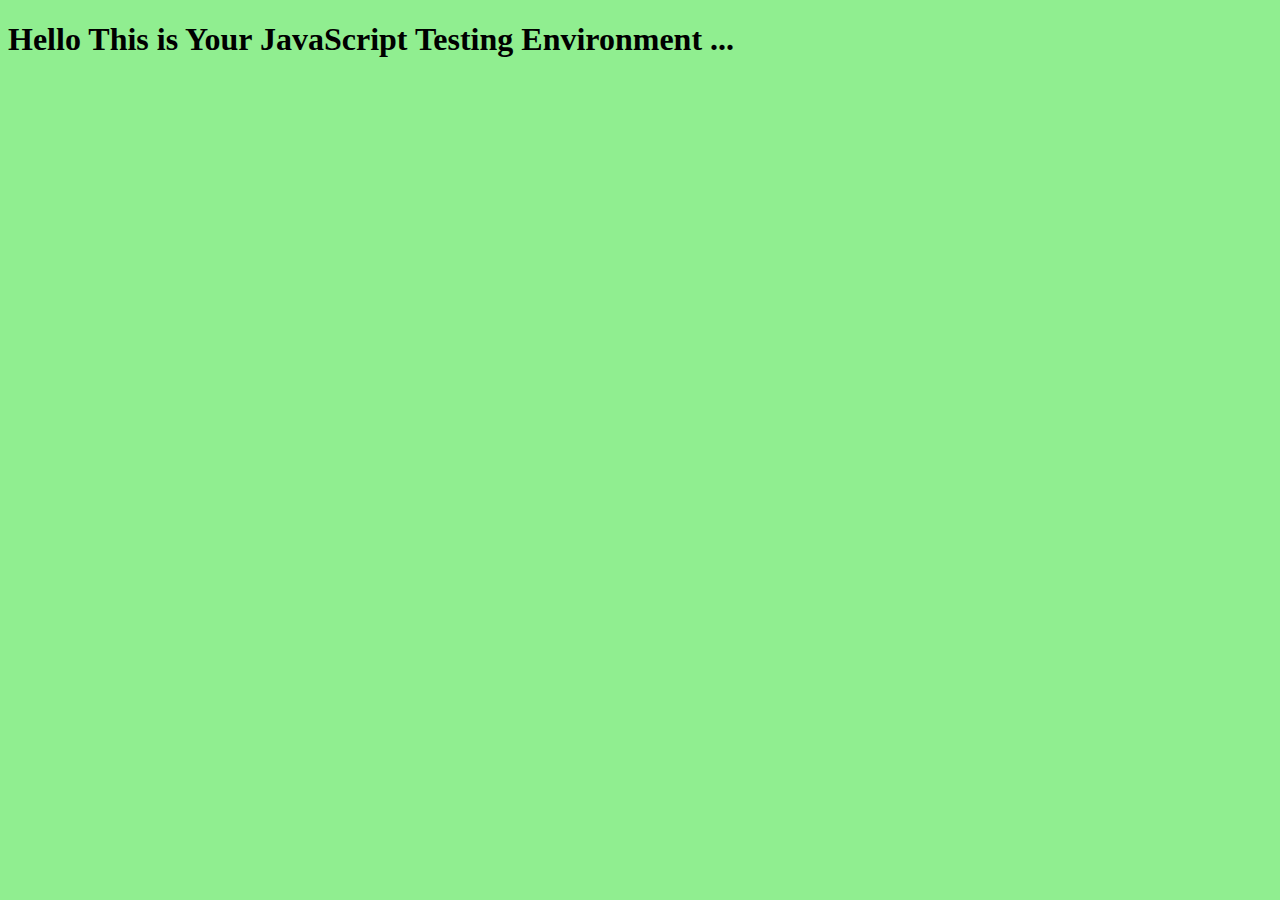
<file: 02_Modern_operation_and_strings/index.html>
<!DOCTYPE html>
<html lang="en">
  <head>
    <meta charset="UTF-8" />
    <meta http-equiv="X-UA-Compatible" content="IE=edge" />
    <meta name="viewport" content="width=device-width, initial-scale=1.0" />
    <title>Javascript</title>
  </head>
  <body style="background-color: lightgreen">
    <h1>Hello This is Your JavaScript Testing Environment ...</h1>
    <script src="14_set.js"></script>
  </body>
</html>
</file>
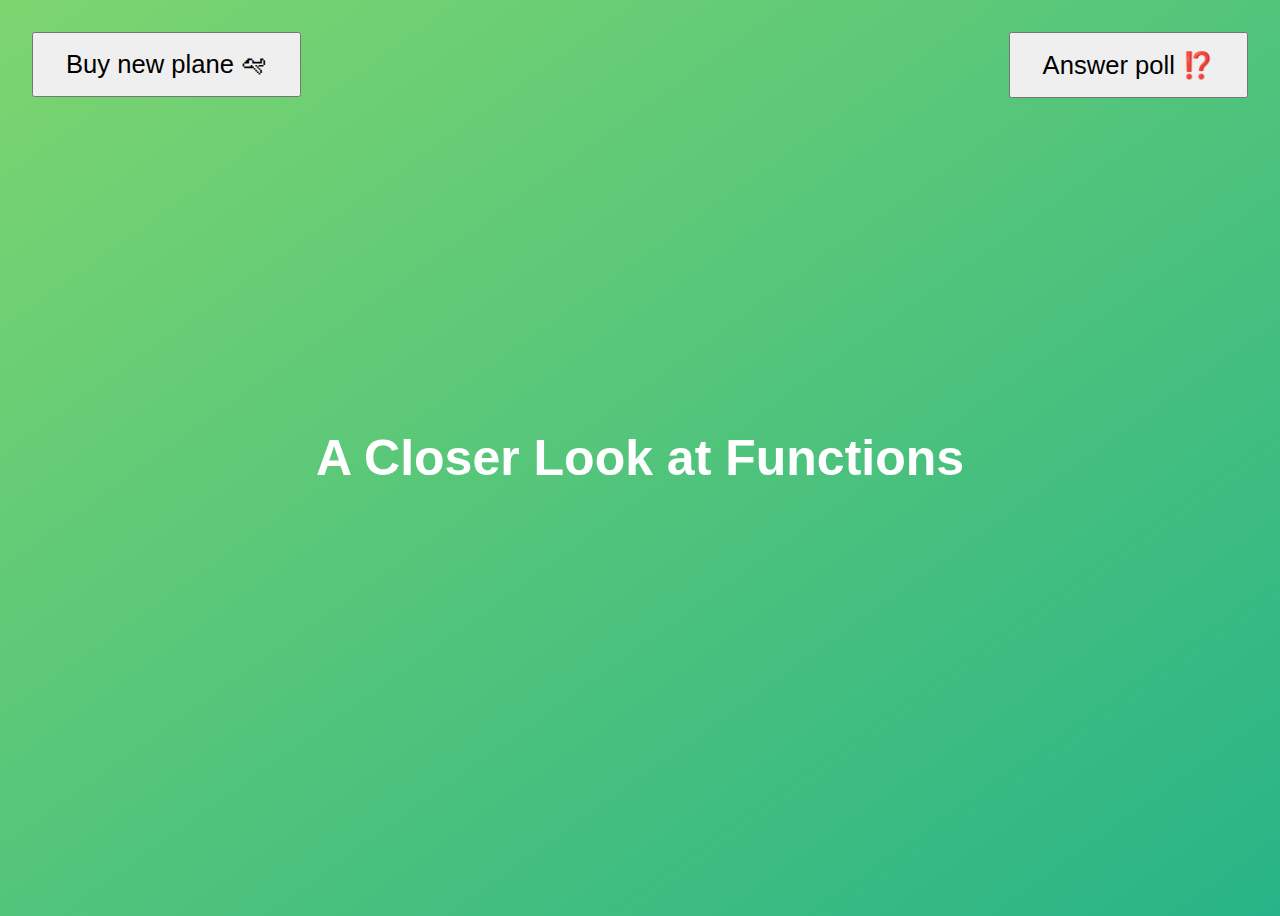
<file: 03_Functions/index.html>
<!DOCTYPE html>
<html lang="en">
  <head>
    <meta charset="UTF-8" />
    <meta name="viewport" content="width=device-width, initial-scale=1.0" />
    <meta http-equiv="X-UA-Compatible" content="ie=edge" />
    <title>A Closer Look at Functions</title>
    <style>
      body {
        height: 100vh;
        display: flex;
        align-items: center;
        background: linear-gradient(to top left, #28b487, #7dd56f);
      }
      h1 {
        font-family: sans-serif;
        font-size: 50px;
        line-height: 1.3;
        width: 100%;
        padding: 30px;
        text-align: center;
        color: white;
      }
      .buy,
      .poll {
        font-size: 1.6rem;
        padding: 1rem 2rem;
        position: absolute;
        top: 2rem;
      }
      .buy {
        left: 2rem;
      }
      .poll {
        right: 2rem;
      }
    </style>
  </head>
  <body>
    <h1>A Closer Look at Functions</h1>
    <button class="buy">Buy new plane 🛩</button>
    <button class="poll">Answer poll ⁉️</button>
    <script src="07_challenge_01.js"></script>
  </body>
</html>
</file>
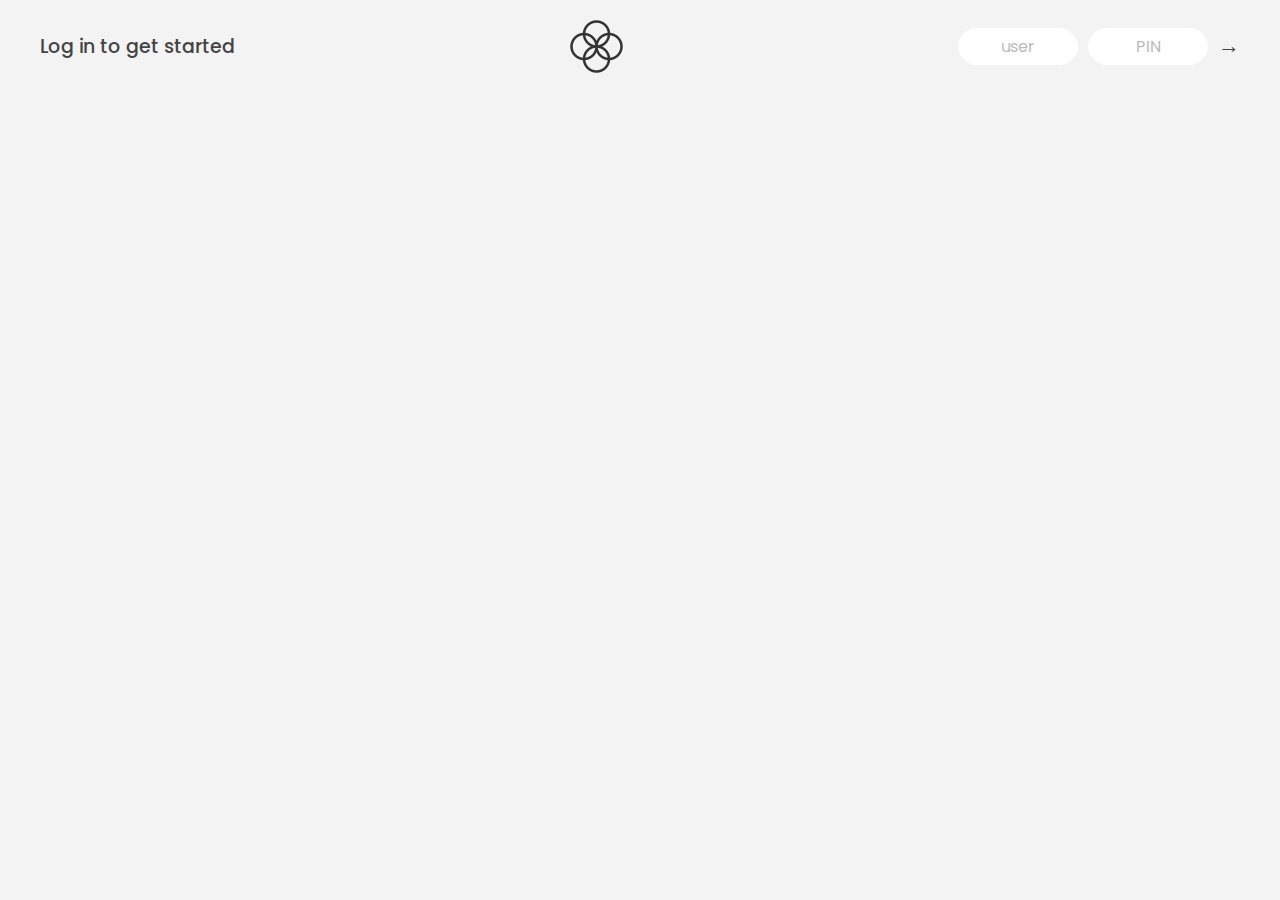
<file: 04_Arrays/index.html>
<!DOCTYPE html>
<html lang="en">
  <head>
    <meta charset="UTF-8" />
    <meta name="viewport" content="width=device-width, initial-scale=1.0" />
    <meta http-equiv="X-UA-Compatible" content="ie=edge" />
    <link rel="shortcut icon" type="image/png" href="/icon.png" />

    <link
      href="https://fonts.googleapis.com/css?family=Poppins:400,500,600&display=swap"
      rel="stylesheet"
    />

    <link rel="stylesheet" href="style.css" />
    <title>Bankist</title>
  </head>
  <body>
    <!-- TOP NAVIGATION -->
    <nav>
      <p class="welcome">Log in to get started</p>
      <img src="logo.png" alt="Logo" class="logo" />
      <form class="login">
        <input
          type="text"
          placeholder="user"
          class="login__input login__input--user"
        />
        <!-- In practice, use type="password" -->
        <input
          type="text"
          placeholder="PIN"
          maxlength="4"
          class="login__input login__input--pin"
        />
        <button class="login__btn">&rarr;</button>
      </form>
    </nav>

    <main class="app">
      <!-- BALANCE -->
      <div class="balance">
        <div>
          <p class="balance__label">Current balance</p>
          <p class="balance__date">
            As of <span class="date">05/03/2037</span>
          </p>
        </div>
        <p class="balance__value">0000€</p>
      </div>

      <!-- MOVEMENTS -->
      <div class="movements">
        <div class="movements__row">
          <div class="movements__type movements__type--deposit">2 deposit</div>
          <div class="movements__date">3 days ago</div>
          <div class="movements__value">4 000€</div>
        </div>
        <div class="movements__row">
          <div class="movements__type movements__type--withdrawal">
            1 withdrawal
          </div>
          <div class="movements__date">24/01/2037</div>
          <div class="movements__value">-378€</div>
        </div>
      </div>

      <!-- SUMMARY -->
      <div class="summary">
        <p class="summary__label">In</p>
        <p class="summary__value summary__value--in">0000€</p>
        <p class="summary__label">Out</p>
        <p class="summary__value summary__value--out">0000€</p>
        <p class="summary__label">Interest</p>
        <p class="summary__value summary__value--interest">0000€</p>
        <button class="btn--sort">&downarrow; SORT</button>
      </div>

      <!-- OPERATION: TRANSFERS -->
      <div class="operation operation--transfer">
        <h2>Transfer money</h2>
        <form class="form form--transfer">
          <input type="text" class="form__input form__input--to" />
          <input type="number" class="form__input form__input--amount" />
          <button class="form__btn form__btn--transfer">&rarr;</button>
          <label class="form__label">Transfer to</label>
          <label class="form__label">Amount</label>
        </form>
      </div>

      <!-- OPERATION: LOAN -->
      <div class="operation operation--loan">
        <h2>Request loan</h2>
        <form class="form form--loan">
          <input type="number" class="form__input form__input--loan-amount" />
          <button class="form__btn form__btn--loan">&rarr;</button>
          <label class="form__label form__label--loan">Amount</label>
        </form>
      </div>

      <!-- OPERATION: CLOSE -->
      <div class="operation operation--close">
        <h2>Close account</h2>
        <form class="form form--close">
          <input type="text" class="form__input form__input--user" />
          <input
            type="password"
            maxlength="6"
            class="form__input form__input--pin"
          />
          <button class="form__btn form__btn--close">&rarr;</button>
          <label class="form__label">Confirm user</label>
          <label class="form__label">Confirm PIN</label>
        </form>
      </div>
      `
      <!-- LOGOUT TIMER -->
      <p class="logout-timer">
        You will be logged out in <span class="timer">05:00</span>
      </p>
    </main>

    <!-- <footer>
      &copy; by Jonas Schmedtmann. Don't claim as your own :)
    </footer> -->

    <script src="23_Creating_arrays_and _filling_arrays_programically.js"></script>
  </body>
</html>
</file>
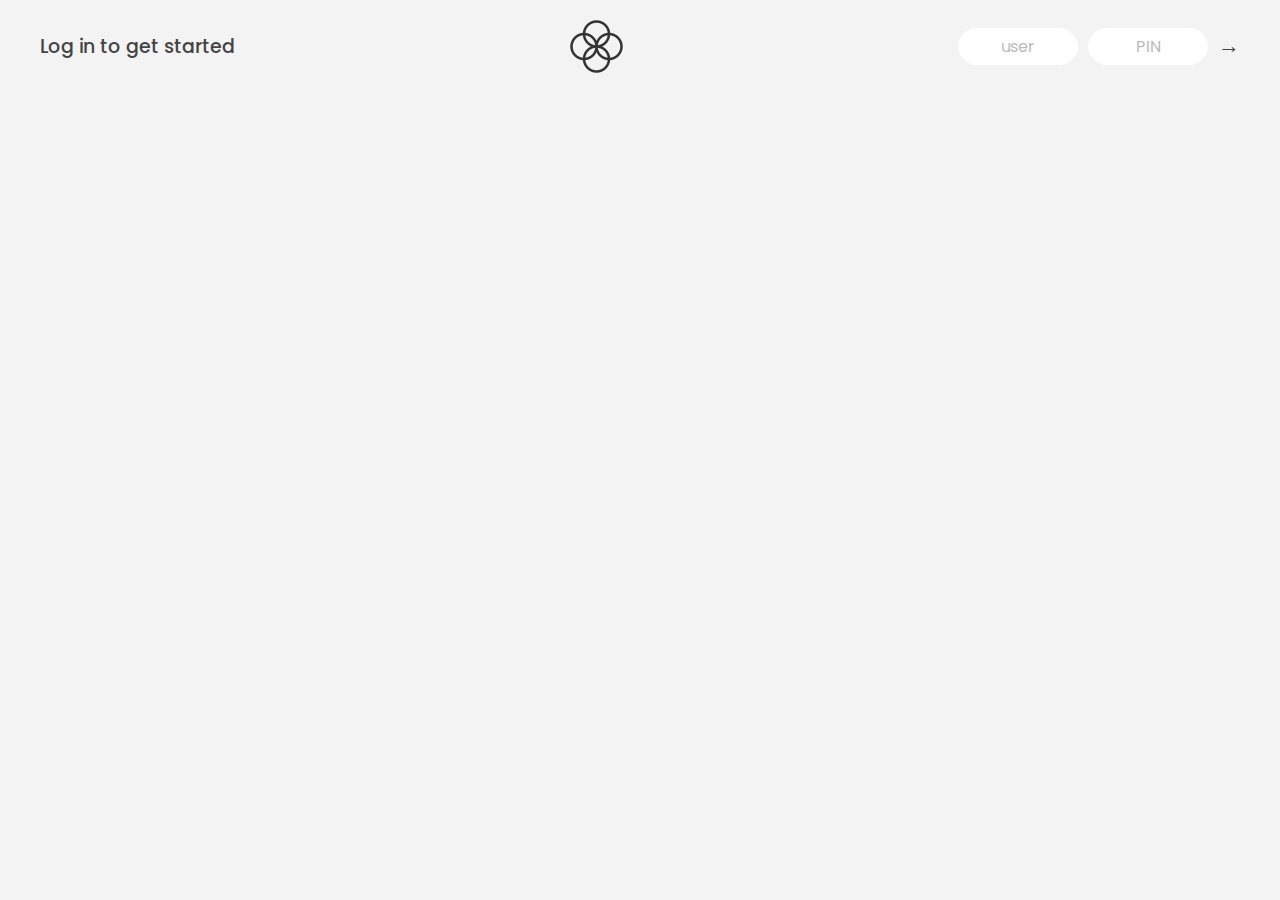
<file: 05_numbers_dates_timers_intl/index.html>
<!DOCTYPE html>
<html lang="en">
  <head>
    <meta charset="UTF-8" />
    <meta name="viewport" content="width=device-width, initial-scale=1.0" />
    <meta http-equiv="X-UA-Compatible" content="ie=edge" />
    <link rel="shortcut icon" type="image/png" href="/icon.png" />

    <link
      href="https://fonts.googleapis.com/css?family=Poppins:400,500,600&display=swap"
      rel="stylesheet"
    />

    <link rel="stylesheet" href="style.css" />
    <title>Bankist</title>
  </head>
  <body>
    <!-- TOP NAVIGATION -->
    <nav>
      <p class="welcome">Log in to get started</p>
      <img src="logo.png" alt="Logo" class="logo" />
      <form class="login">
        <input
          type="text"
          placeholder="user"
          class="login__input login__input--user"
        />
        <!-- In practice, use type="password" -->
        <input
          type="text"
          placeholder="PIN"
          maxlength="4"
          class="login__input login__input--pin"
        />
        <button class="login__btn">&rarr;</button>
      </form>
    </nav>

    <main class="app">
      <!-- BALANCE -->
      <div class="balance">
        <div>
          <p class="balance__label">Current balance</p>
          <p class="balance__date">
            As of <span class="date">05/03/2037</span>
          </p>
        </div>
        <p class="balance__value">0000€</p>
      </div>

      <!-- MOVEMENTS -->
      <div class="movements">
        <div class="movements__row">
          <div class="movements__type movements__type--deposit">2 deposit</div>
          <div class="movements__date">3 days ago</div>
          <div class="movements__value">4 000€</div>
        </div>
        <div class="movements__row">
          <div class="movements__type movements__type--withdrawal">
            1 withdrawal
          </div>
          <div class="movements__date">24/01/2037</div>
          <div class="movements__value">-378€</div>
        </div>
      </div>

      <!-- SUMMARY -->
      <div class="summary">
        <p class="summary__label">In</p>
        <p class="summary__value summary__value--in">0000€</p>
        <p class="summary__label">Out</p>
        <p class="summary__value summary__value--out">0000€</p>
        <p class="summary__label">Interest</p>
        <p class="summary__value summary__value--interest">0000€</p>
        <button class="btn--sort">&downarrow; SORT</button>
      </div>

      <!-- OPERATION: TRANSFERS -->
      <div class="operation operation--transfer">
        <h2>Transfer money</h2>
        <form class="form form--transfer">
          <input type="text" class="form__input form__input--to" />
          <input type="number" class="form__input form__input--amount" />
          <button class="form__btn form__btn--transfer">&rarr;</button>
          <label class="form__label">Transfer to</label>
          <label class="form__label">Amount</label>
        </form>
      </div>

      <!-- OPERATION: LOAN -->
      <div class="operation operation--loan">
        <h2>Request loan</h2>
        <form class="form form--loan">
          <input type="number" class="form__input form__input--loan-amount" />
          <button class="form__btn form__btn--loan">&rarr;</button>
          <label class="form__label form__label--loan">Amount</label>
        </form>
      </div>

      <!-- OPERATION: CLOSE -->
      <div class="operation operation--close">
        <h2>Close account</h2>
        <form class="form form--close">
          <input type="text" class="form__input form__input--user" />
          <input
            type="password"
            maxlength="6"
            class="form__input form__input--pin"
          />
          <button class="form__btn form__btn--close">&rarr;</button>
          <label class="form__label">Confirm user</label>
          <label class="form__label">Confirm PIN</label>
        </form>
      </div>
      `
      <!-- LOGOUT TIMER -->
      <p class="logout-timer">
        You will be logged out in <span class="timer">05:00</span>
      </p>
    </main>

    <!-- <footer>
      &copy; by Jonas Schmedtmann. Don't claim as your own :)
    </footer> -->

    <script src="12_ Internationalizing_Dates.js"></script>
  </body>
</html>
</file>
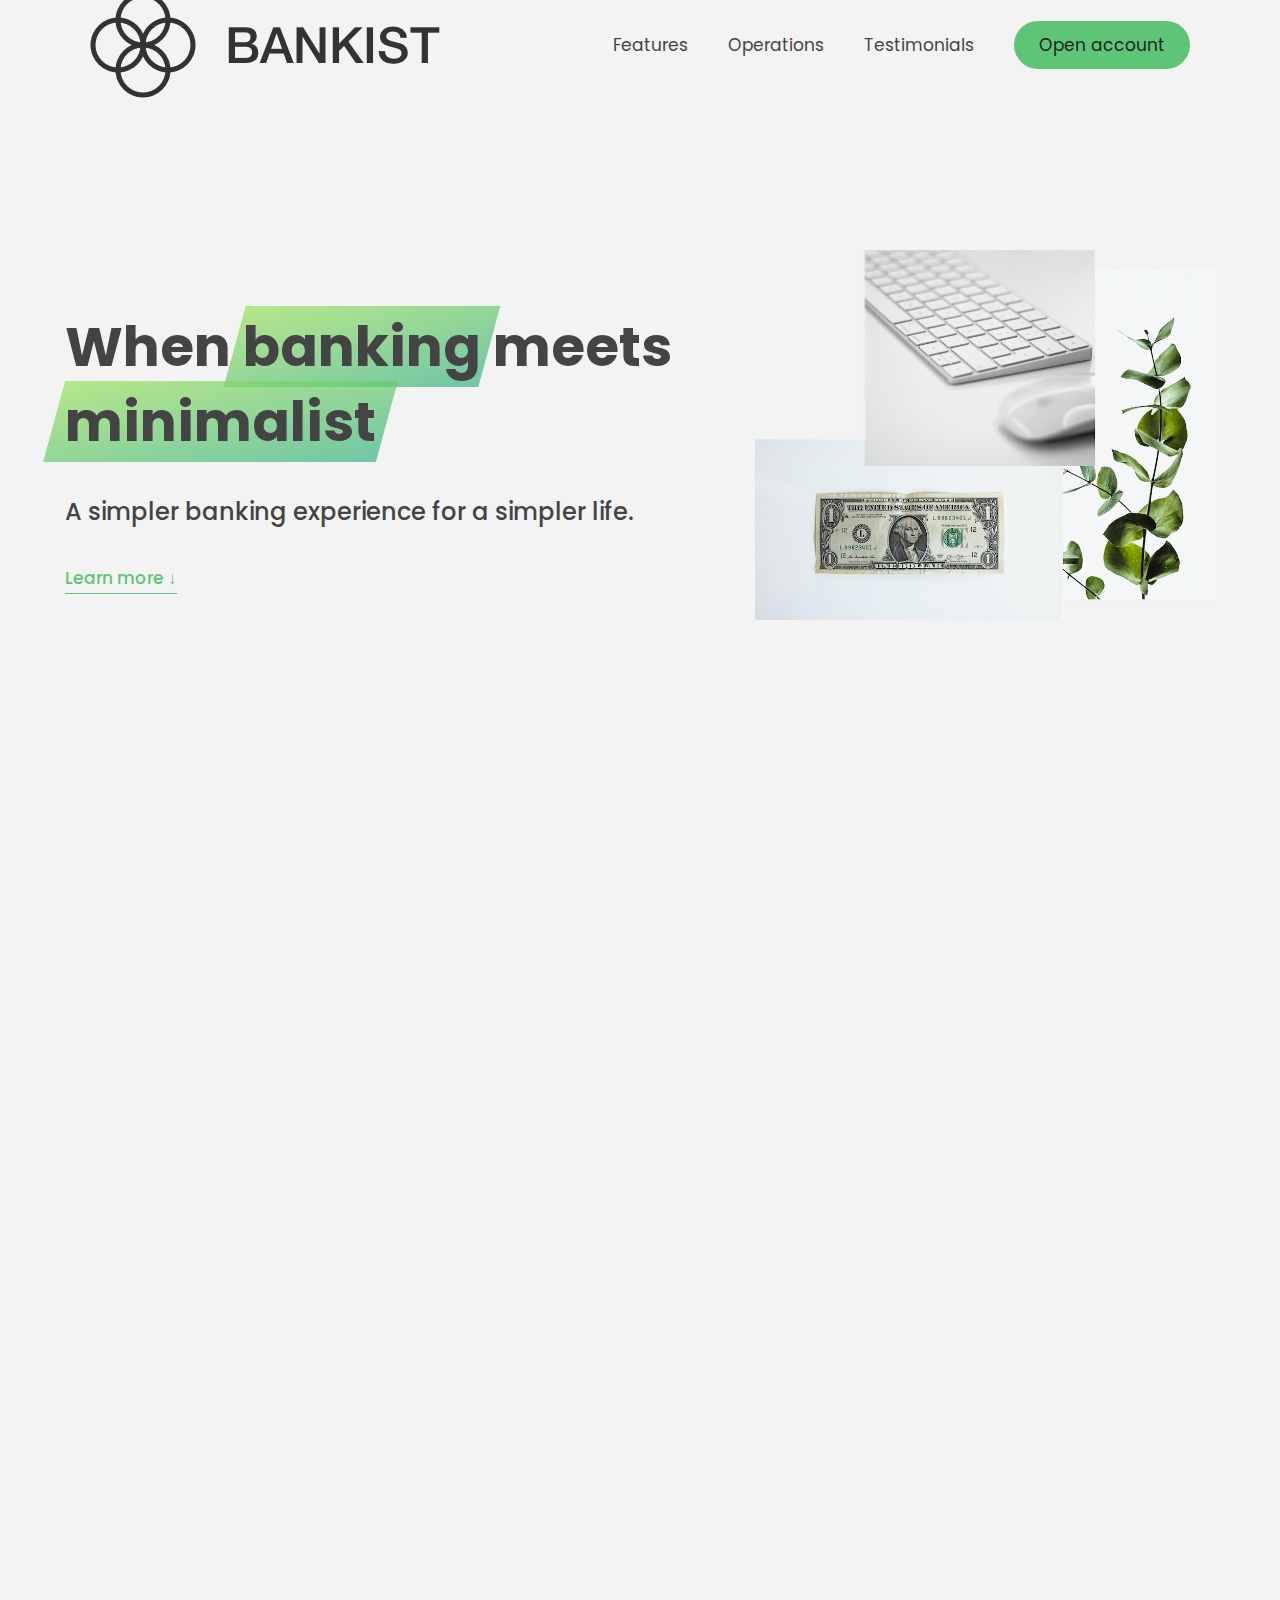
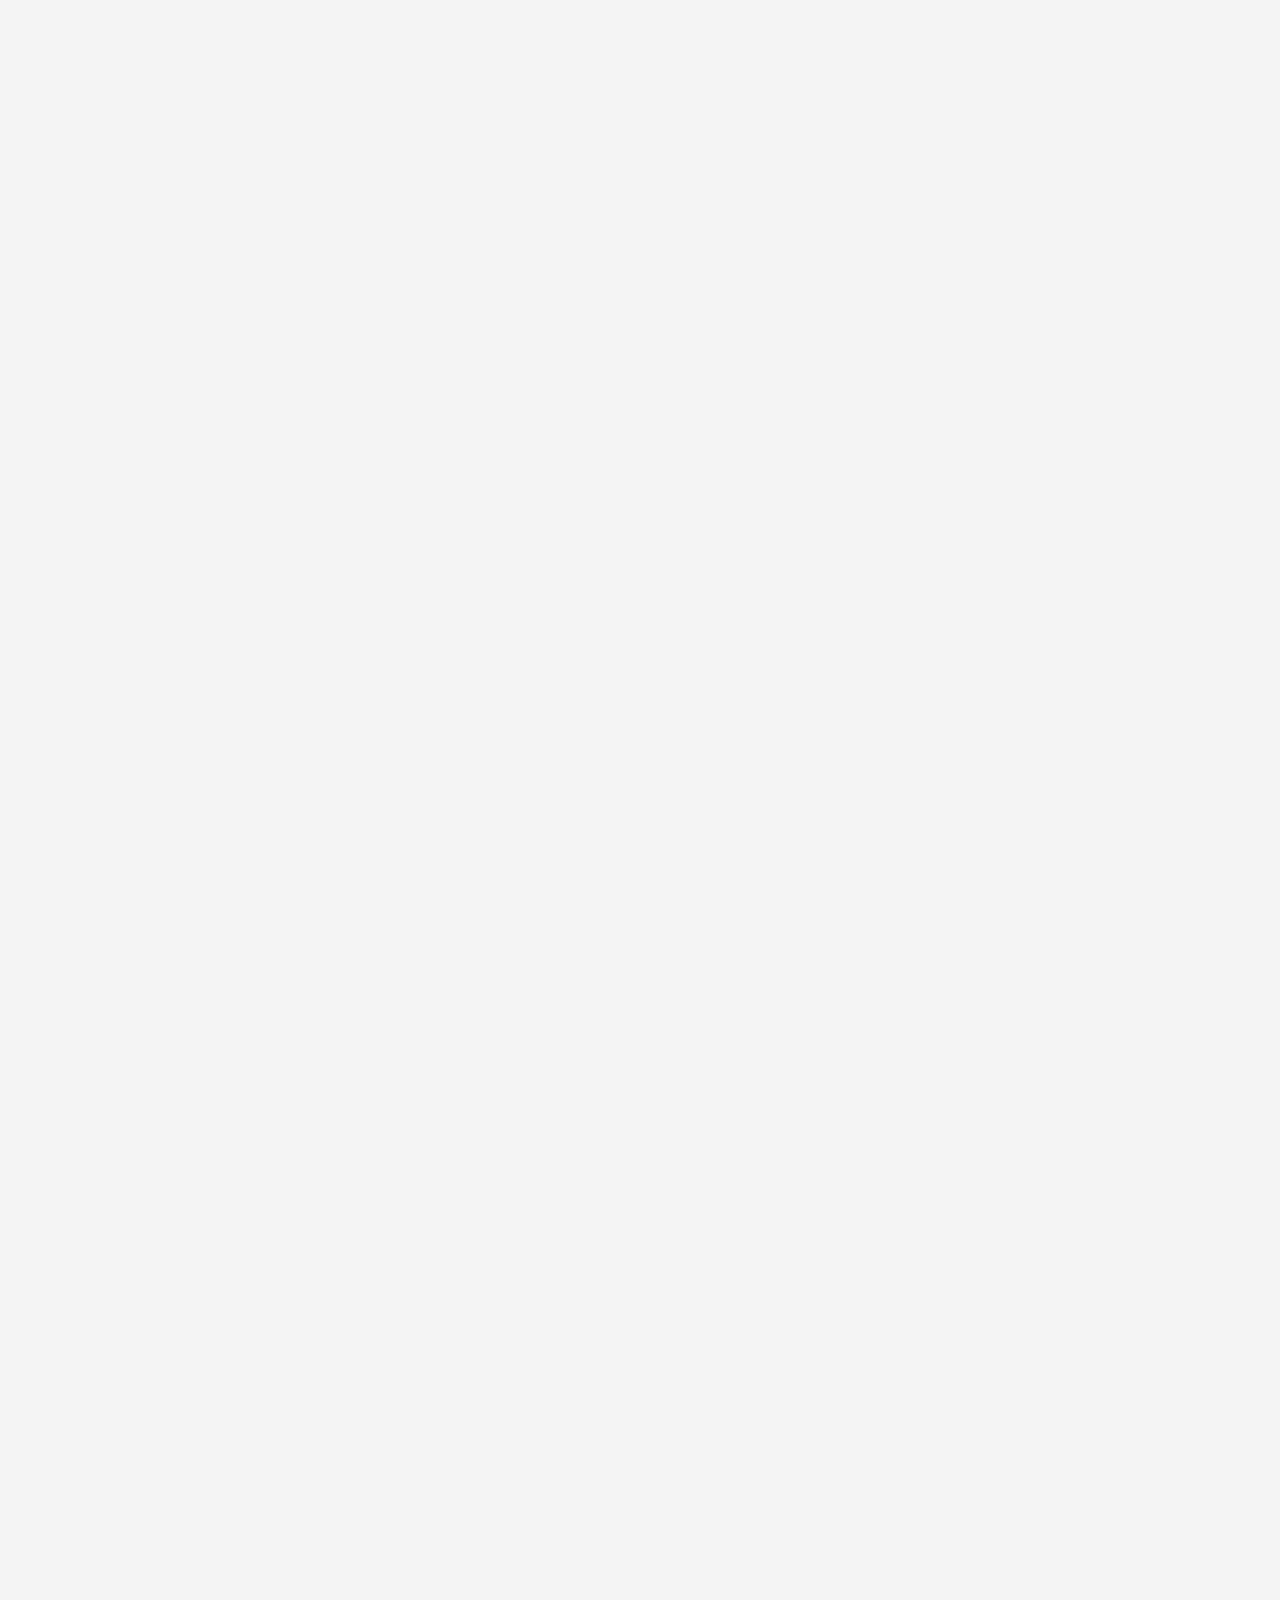
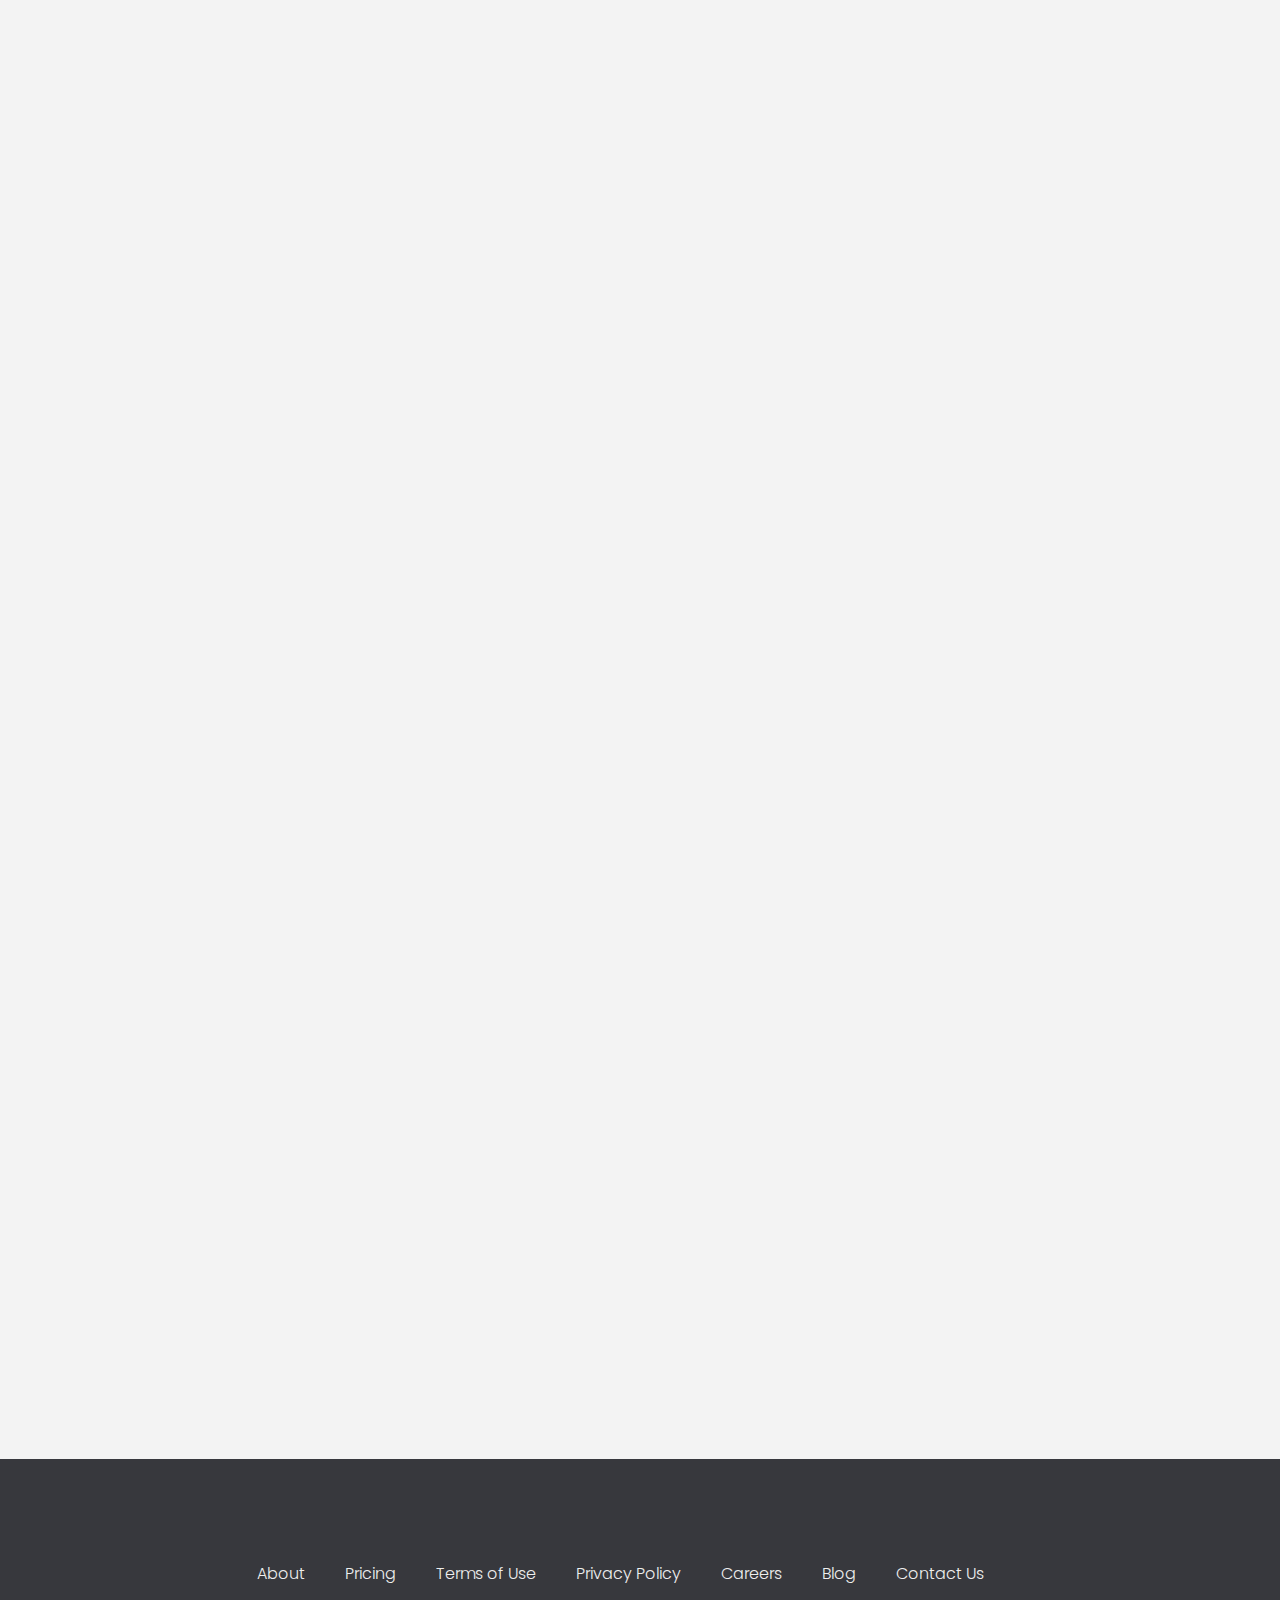
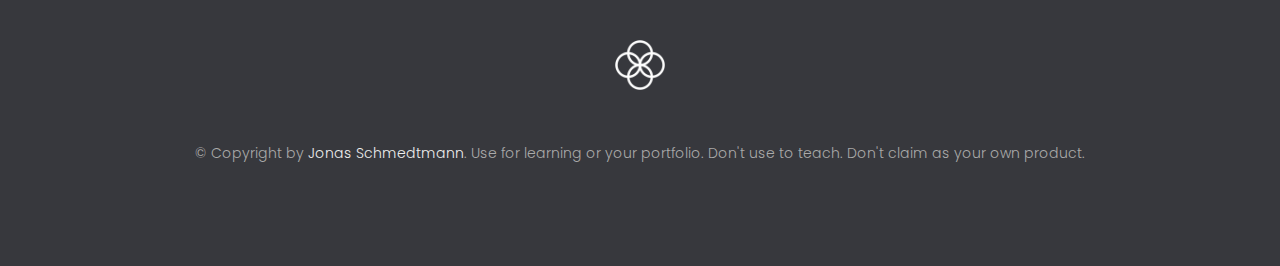
<file: 06_Advanced_DOM/index.html>
<!DOCTYPE html>
<html lang="en">
  <head>
    <meta charset="UTF-8" />
    <meta name="viewport" content="width=device-width, initial-scale=1.0" />
    <meta http-equiv="X-UA-Compatible" content="ie=edge" />
    <link rel="shortcut icon" type="image/png" href="img/icon.png" />

    <link
      href="https://fonts.googleapis.com/css?family=Poppins:300,400,500,600&display=swap"
      rel="stylesheet"
    />
    <link rel="stylesheet" href="style.css" />
    <title>Bankist | When Banking meets Minimalist</title>
  </head>
  <body>
    <header class="header">
      <nav class="nav">
        <img
          src="img/logo.png"
          alt="Bankist logo"
          class="nav__logo"
          id="logo"
          designer="Chandu"
        />
        <ul class="nav__links">
          <li class="nav__item">
            <a class="nav__link" href="#section--1">Features</a>
          </li>
          <li class="nav__item">
            <a class="nav__link" href="#section--2">Operations</a>
          </li>
          <li class="nav__item">
            <a class="nav__link" href="#section--3">Testimonials</a>
          </li>
          <li class="nav__item">
            <a class="nav__link nav__link--btn btn--show-modal" href="#"
              >Open account</a
            >
          </li>
        </ul>
      </nav>

      <div class="header__title">
        <h1>
          When
          <!-- Green highlight effect -->
          <span class="highlight">banking</span>
          meets<br />
          <span class="highlight">minimalist</span>
        </h1>
        <h4>A simpler banking experience for a simpler life.</h4>
        <button class="btn--text btn--scroll-to">Learn more &DownArrow;</button>
        <img
          src="img/hero.png"
          class="header__img"
          alt="Minimalist bank items"
        />
      </div>
    </header>

    <section class="section" id="section--1">
      <div class="section__title">
        <h2 class="section__description">Features</h2>
        <h3 class="section__header">
          Everything you need in a modern bank and more.
        </h3>
      </div>

      <div class="features">
        <img
          src="img/digital-lazy.jpg"
          data-src="img/digital.jpg"
          alt="Computer"
          class="features__img lazy-img"
        />
        <div class="features__feature">
          <div class="features__icon">
            <svg>
              <use xlink:href="img/icons.svg#icon-monitor"></use>
            </svg>
          </div>
          <h5 class="features__header">100% digital bank</h5>
          <p>
            Lorem ipsum dolor sit amet consectetur adipisicing elit. Unde alias
            sint quos? Accusantium a fugiat porro reiciendis saepe quibusdam
            debitis ducimus.
          </p>
        </div>

        <div class="features__feature">
          <div class="features__icon">
            <svg>
              <use xlink:href="img/icons.svg#icon-trending-up"></use>
            </svg>
          </div>
          <h5 class="features__header">Watch your money grow</h5>
          <p>
            Nesciunt quos autem dolorum voluptates cum dolores dicta fuga
            inventore ab? Nulla incidunt eius numquam sequi iste pariatur
            quibusdam!
          </p>
        </div>
        <img
          src="img/grow-lazy.jpg"
          data-src="img/grow.jpg"
          alt="Plant"
          class="features__img lazy-img"
        />

        <img
          src="img/card-lazy.jpg"
          data-src="img/card.jpg"
          alt="Credit card"
          class="features__img lazy-img"
        />
        <div class="features__feature">
          <div class="features__icon">
            <svg>
              <use xlink:href="img/icons.svg#icon-credit-card"></use>
            </svg>
          </div>
          <h5 class="features__header">Free debit card included</h5>
          <p>
            Quasi, fugit in cumque cupiditate reprehenderit debitis animi enim
            eveniet consequatur odit quam quos possimus assumenda dicta fuga
            inventore ab.
          </p>
        </div>
      </div>
    </section>

    <section class="section" id="section--2">
      <div class="section__title">
        <h2 class="section__description">Operations</h2>
        <h3 class="section__header">
          Everything as simple as possible, but no simpler.
        </h3>
      </div>

      <div class="operations">
        <div class="operations__tab-container">
          <button
            class="btn operations__tab operations__tab--1 operations__tab--active"
            data-tab="1"
          >
            <span>01</span>Instant Transfers
          </button>
          <button class="btn operations__tab operations__tab--2" data-tab="2">
            <span>02</span>Instant Loans
          </button>
          <button class="btn operations__tab operations__tab--3" data-tab="3">
            <span>03</span>Instant Closing
          </button>
        </div>
        <div
          class="operations__content operations__content--1 operations__content--active"
        >
          <div class="operations__icon operations__icon--1">
            <svg>
              <use xlink:href="img/icons.svg#icon-upload"></use>
            </svg>
          </div>
          <h5 class="operations__header">
            Tranfser money to anyone, instantly! No fees, no BS.
          </h5>
          <p>
            Lorem ipsum dolor sit amet, consectetur adipisicing elit, sed do
            eiusmod tempor incididunt ut labore et dolore magna aliqua. Ut enim
            ad minim veniam, quis nostrud exercitation ullamco laboris nisi ut
            aliquip ex ea commodo consequat.
          </p>
        </div>

        <div class="operations__content operations__content--2">
          <div class="operations__icon operations__icon--2">
            <svg>
              <use xlink:href="img/icons.svg#icon-home"></use>
            </svg>
          </div>
          <h5 class="operations__header">
            Buy a home or make your dreams come true, with instant loans.
          </h5>
          <p>
            Duis aute irure dolor in reprehenderit in voluptate velit esse
            cillum dolore eu fugiat nulla pariatur. Excepteur sint occaecat
            cupidatat non proident, sunt in culpa qui officia deserunt mollit
            anim id est laborum.
          </p>
        </div>
        <div class="operations__content operations__content--3">
          <div class="operations__icon operations__icon--3">
            <svg>
              <use xlink:href="img/icons.svg#icon-user-x"></use>
            </svg>
          </div>
          <h5 class="operations__header">
            No longer need your account? No problem! Close it instantly.
          </h5>
          <p>
            Excepteur sint occaecat cupidatat non proident, sunt in culpa qui
            officia deserunt mollit anim id est laborum. Ut enim ad minim
            veniam, quis nostrud exercitation ullamco laboris nisi ut aliquip ex
            ea commodo consequat.
          </p>
        </div>
      </div>
    </section>

    <section class="section" id="section--3">
      <div class="section__title section__title--testimonials">
        <h2 class="section__description">Not sure yet?</h2>
        <h3 class="section__header">
          Millions of Bankists are already making their lifes simpler.
        </h3>
      </div>

      <div class="slider">
        <div class="slide slide--1">
          <div class="testimonial">
            <h5 class="testimonial__header">Best financial decision ever!</h5>
            <blockquote class="testimonial__text">
              Lorem ipsum dolor sit, amet consectetur adipisicing elit.
              Accusantium quas quisquam non? Quas voluptate nulla minima
              deleniti optio ullam nesciunt, numquam corporis et asperiores
              laboriosam sunt, praesentium suscipit blanditiis. Necessitatibus
              id alias reiciendis, perferendis facere pariatur dolore veniam
              autem esse non voluptatem saepe provident nihil molestiae.
            </blockquote>
            <address class="testimonial__author">
              <img src="img/user-1.jpg" alt="" class="testimonial__photo" />
              <h6 class="testimonial__name">Aarav Lynn</h6>
              <p class="testimonial__location">San Francisco, USA</p>
            </address>
          </div>
        </div>

        <div class="slide slide--2">
          <div class="testimonial">
            <h5 class="testimonial__header">
              The last step to becoming a complete minimalist
            </h5>
            <blockquote class="testimonial__text">
              Quisquam itaque deserunt ullam, quia ea repellendus provident,
              ducimus neque ipsam modi voluptatibus doloremque, corrupti
              laborum. Incidunt numquam perferendis veritatis neque repellendus.
              Lorem, ipsum dolor sit amet consectetur adipisicing elit. Illo
              deserunt exercitationem deleniti.
            </blockquote>
            <address class="testimonial__author">
              <img src="img/user-2.jpg" alt="" class="testimonial__photo" />
              <h6 class="testimonial__name">Miyah Miles</h6>
              <p class="testimonial__location">London, UK</p>
            </address>
          </div>
        </div>

        <div class="slide slide--3">
          <div class="testimonial">
            <h5 class="testimonial__header">
              Finally free from old-school banks
            </h5>
            <blockquote class="testimonial__text">
              Debitis, nihil sit minus suscipit magni aperiam vel tenetur
              incidunt commodi architecto numquam omnis nulla autem,
              necessitatibus blanditiis modi similique quidem. Odio aliquam
              culpa dicta beatae quod maiores ipsa minus consequatur error sunt,
              deleniti saepe aliquid quos inventore sequi. Necessitatibus id
              alias reiciendis, perferendis facere.
            </blockquote>
            <address class="testimonial__author">
              <img src="img/user-3.jpg" alt="" class="testimonial__photo" />
              <h6 class="testimonial__name">Francisco Gomes</h6>
              <p class="testimonial__location">Lisbon, Portugal</p>
            </address>
          </div>
        </div>

        <!-- <div class="slide"><img src="img/img-1.jpg" alt="Photo 1" /></div>
        <div class="slide"><img src="img/img-2.jpg" alt="Photo 2" /></div>
        <div class="slide"><img src="img/img-3.jpg" alt="Photo 3" /></div>
        <div class="slide"><img src="img/img-4.jpg" alt="Photo 4" /></div> -->
        <button class="slider__btn slider__btn--left">&larr;</button>
        <button class="slider__btn slider__btn--right">&rarr;</button>
        <div class="dots"></div>
      </div>
    </section>

    <section class="section section--sign-up">
      <div class="section__title">
        <h3 class="section__header">
          The best day to join Bankist was one year ago. The second best is
          today!
        </h3>
      </div>
      <button class="btn btn--show-modal">Open your free account today!</button>
    </section>

    <footer class="footer">
      <ul class="footer__nav">
        <li class="footer__item">
          <a class="footer__link" href="#">About</a>
        </li>
        <li class="footer__item">
          <a class="footer__link" href="#">Pricing</a>
        </li>
        <li class="footer__item">
          <a class="footer__link" href="#">Terms of Use</a>
        </li>
        <li class="footer__item">
          <a class="footer__link" href="#">Privacy Policy</a>
        </li>
        <li class="footer__item">
          <a class="footer__link" href="#">Careers</a>
        </li>
        <li class="footer__item">
          <a class="footer__link" href="#">Blog</a>
        </li>
        <li class="footer__item">
          <a class="footer__link" href="#">Contact Us</a>
        </li>
      </ul>
      <img src="img/icon.png" alt="Logo" class="footer__logo" />
      <p class="footer__copyright">
        &copy; Copyright by
        <a
          class="footer__link twitter-link"
          target="_blank"
          href="https://twitter.com/jonasschmedtman"
          >Jonas Schmedtmann</a
        >. Use for learning or your portfolio. Don't use to teach. Don't claim
        as your own product.
      </p>
    </footer>

    <div class="modal hidden">
      <button class="btn--close-modal">&times;</button>
      <h2 class="modal__header">
        Open your bank account <br />
        in just <span class="highlight">5 minutes</span>
      </h2>
      <form class="modal__form">
        <label>First Name</label>
        <input type="text" />
        <label>Last Name</label>
        <input type="text" />
        <label>Email Address</label>
        <input type="email" />
        <button class="btn">Next step &rarr;</button>
      </form>
    </div>
    <div class="overlay hidden"></div>

    <script src="13_lazy_images_loading.js"></script>
  </body>
</html>
</file>
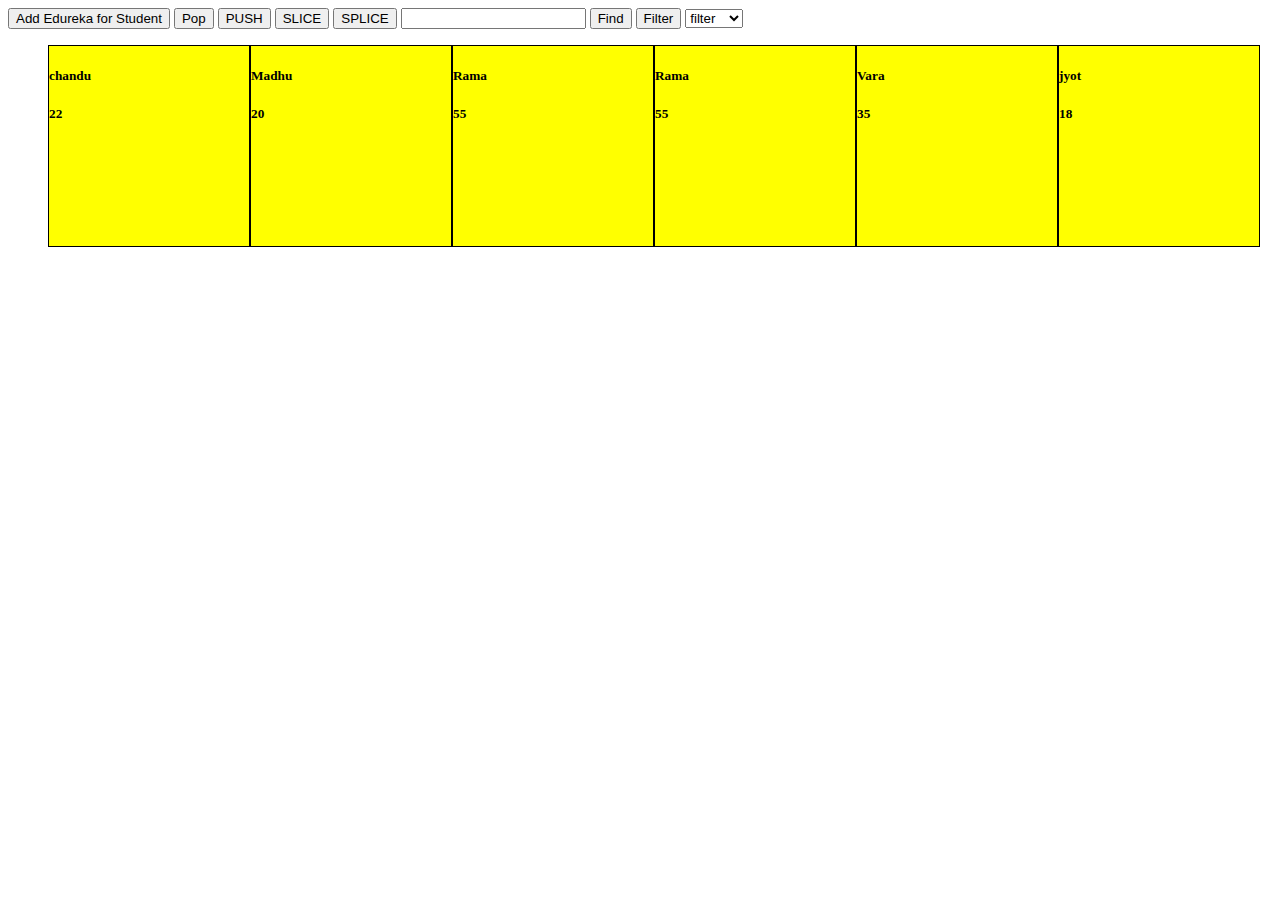
<file: 06_DOM practice/index.html>
<!DOCTYPE html>
<html lang="en">
  <head>
    <meta charset="UTF-8" />
    <meta http-equiv="X-UA-Compatible" content="IE=edge" />
    <meta name="viewport" content="width=device-width, initial-scale=1.0" />
    <title>Javascript practice</title>
    <script src="index.js"></script>
  </head>
  <body onload="createList()">
    <button
      onclick="modifyArray()
    "
    >
      Add Edureka for Student
    </button>

    <button onclick="modifyArray('pop')">Pop</button>
    <button
      onclick="modifyArray('push',prompt('enter name'),prompt('enter age'))"
    >
      PUSH
    </button>
    <button
      onclick="modifyArray('slice',prompt('enter start Index'),prompt('Second Index'))"
    >
      SLICE
    </button>
    <button
      onclick="modifyArray('splice',prompt('enter start Index'),prompt('Second Index'))"
    >
      SPLICE
    </button>
    <input type="text" onchange="changeHandle(event)" />
    <button onclick="modifyArray('find')">Find</button>
    <button onclick="modifyArray('filter')">Filter</button>

    <!-- dropdown -->
    <select
      onchange="getfilterdata(event)"
      name="filtervia"
      id="selectfiltervia"
    >
      <option value="">filter</option>
      <option value="age">age</option>
      <option value="name">Name</option>
    </select>
    <ul class="list_items"></ul>
  </body>
</html>
</file>
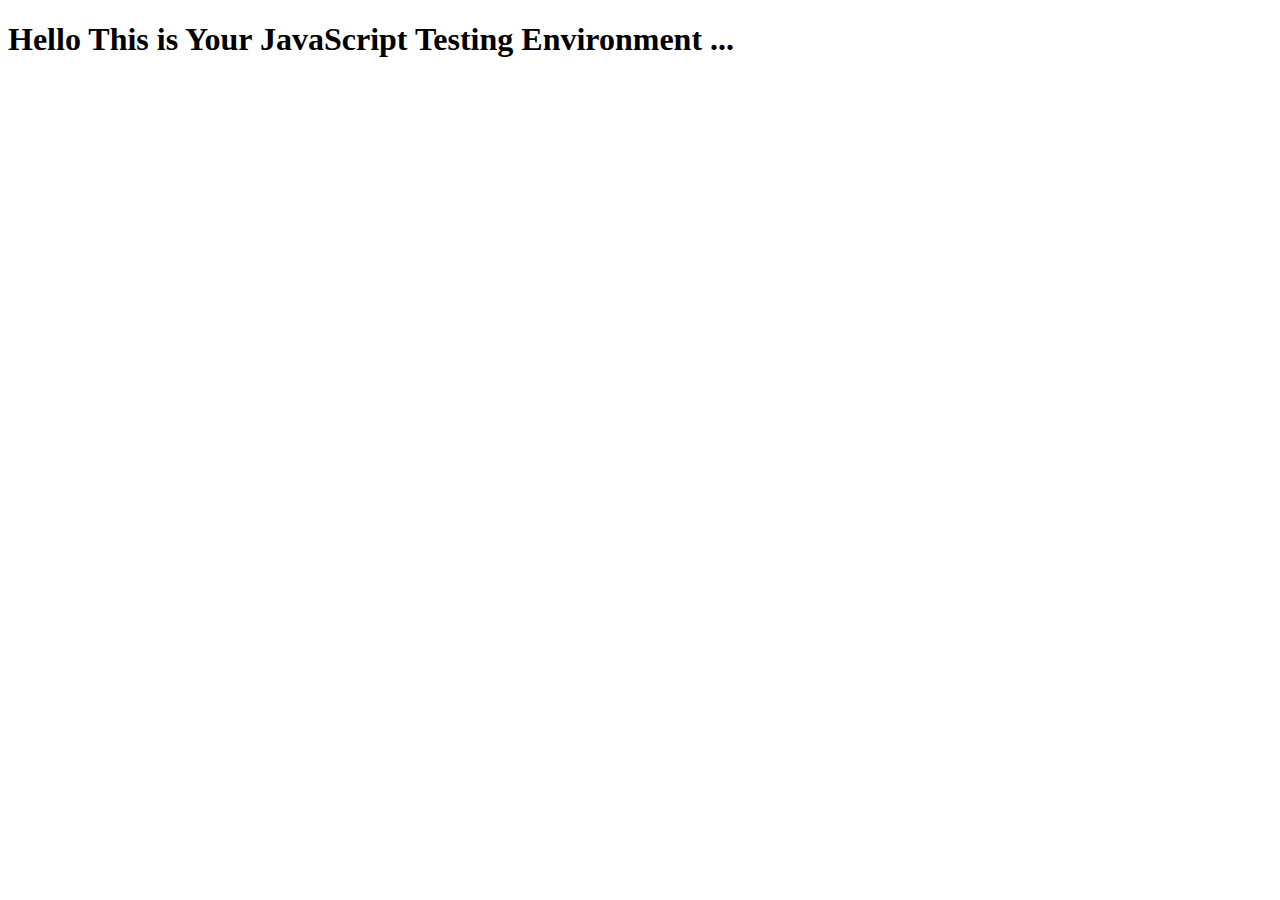
<file: Modern_operation_and_strings/index.html>
<!DOCTYPE html>
<html lang="en">
  <head>
    <meta charset="UTF-8" />
    <meta http-equiv="X-UA-Compatible" content="IE=edge" />
    <meta name="viewport" content="width=device-width, initial-scale=1.0" />
    <title>Javascript</title>
  </head>
  <body>
    <h1>Hello This is Your JavaScript Testing Environment ...</h1>
    <script src="16_Challenge_3.js"></script>
  </body>
</html>
</file>
<file: 04_Arrays/style.css>
/*
 * Use this CSS to learn some intersting techniques,
 * in case you're wondering how I built the UI.
 * Have fun! 😁
 */

* {
  margin: 0;
  padding: 0;
  box-sizing: inherit;
}

html {
  font-size: 62.5%;
  box-sizing: border-box;
}

body {
  font-family: 'Poppins', sans-serif;
  color: #444;
  background-color: #f3f3f3;
  height: 100vh;
  padding: 2rem;
}

nav {
  display: flex;
  justify-content: space-between;
  align-items: center;
  padding: 0 2rem;
}

.welcome {
  font-size: 1.9rem;
  font-weight: 500;
}

.logo {
  height: 5.25rem;
}

.login {
  display: flex;
}

.login__input {
  border: none;
  padding: 0.5rem 2rem;
  font-size: 1.6rem;
  font-family: inherit;
  text-align: center;
  width: 12rem;
  border-radius: 10rem;
  margin-right: 1rem;
  color: inherit;
  border: 1px solid #fff;
  transition: all 0.3s;
}

.login__input:focus {
  outline: none;
  border: 1px solid #ccc;
}

.login__input::placeholder {
  color: #bbb;
}

.login__btn {
  border: none;
  background: none;
  font-size: 2.2rem;
  color: inherit;
  cursor: pointer;
  transition: all 0.3s;
}

.login__btn:hover,
.login__btn:focus,
.btn--sort:hover,
.btn--sort:focus {
  outline: none;
  color: #777;
}

/* MAIN */
.app {
  position: relative;
  max-width: 100rem;
  margin: 4rem auto;
  display: grid;
  grid-template-columns: 4fr 3fr;
  grid-template-rows: auto repeat(3, 15rem) auto;
  gap: 2rem;

  /* NOTE This creates the fade in/out anumation */
  opacity: 0;
  transition: all 1s;
}

.balance {
  grid-column: 1 / span 2;
  display: flex;
  align-items: flex-end;
  justify-content: space-between;
  margin-bottom: 2rem;
}

.balance__label {
  font-size: 2.2rem;
  font-weight: 500;
  margin-bottom: -0.2rem;
}

.balance__date {
  font-size: 1.4rem;
  color: #888;
}

.balance__value {
  font-size: 4.5rem;
  font-weight: 400;
}

/* MOVEMENTS */
.movements {
  grid-row: 2 / span 3;
  background-color: #fff;
  border-radius: 1rem;
  overflow: scroll;
}

.movements__row {
  padding: 2.25rem 4rem;
  display: flex;
  align-items: center;
  border-bottom: 1px solid #eee;
}

.movements__type {
  font-size: 1.1rem;
  text-transform: uppercase;
  font-weight: 500;
  color: #fff;
  padding: 0.1rem 1rem;
  border-radius: 10rem;
  margin-right: 2rem;
}

.movements__date {
  font-size: 1.1rem;
  text-transform: uppercase;
  font-weight: 500;
  color: #666;
}

.movements__type--deposit {
  background-image: linear-gradient(to top left, #39b385, #9be15d);
}

.movements__type--withdrawal {
  background-image: linear-gradient(to top left, #e52a5a, #ff585f);
}

.movements__value {
  font-size: 1.7rem;
  margin-left: auto;
}

/* SUMMARY */
.summary {
  grid-row: 5 / 6;
  display: flex;
  align-items: baseline;
  padding: 0 0.3rem;
  margin-top: 1rem;
}

.summary__label {
  font-size: 1.2rem;
  font-weight: 500;
  text-transform: uppercase;
  margin-right: 0.8rem;
}

.summary__value {
  font-size: 2.2rem;
  margin-right: 2.5rem;
}

.summary__value--in,
.summary__value--interest {
  color: #66c873;
}

.summary__value--out {
  color: #f5465d;
}

.btn--sort {
  margin-left: auto;
  border: none;
  background: none;
  font-size: 1.3rem;
  font-weight: 500;
  cursor: pointer;
}

/* OPERATIONS */
.operation {
  border-radius: 1rem;
  padding: 3rem 4rem;
  color: #333;
}

.operation--transfer {
  background-image: linear-gradient(to top left, #ffb003, #ffcb03);
}

.operation--loan {
  background-image: linear-gradient(to top left, #39b385, #9be15d);
}

.operation--close {
  background-image: linear-gradient(to top left, #e52a5a, #ff585f);
}

h2 {
  margin-bottom: 1.5rem;
  font-size: 1.7rem;
  font-weight: 600;
  color: #333;
}

.form {
  display: grid;
  grid-template-columns: 2.5fr 2.5fr 1fr;
  grid-template-rows: auto auto;
  gap: 0.4rem 1rem;
}

/* Exceptions for interst */
.form.form--loan {
  grid-template-columns: 2.5fr 1fr 2.5fr;
}
.form__label--loan {
  grid-row: 2;
}
/* End exceptions */

.form__input {
  width: 100%;
  border: none;
  background-color: rgba(255, 255, 255, 0.4);
  font-family: inherit;
  font-size: 1.5rem;
  text-align: center;
  color: #333;
  padding: 0.3rem 1rem;
  border-radius: 0.7rem;
  transition: all 0.3s;
}

.form__input:focus {
  outline: none;
  background-color: rgba(255, 255, 255, 0.6);
}

.form__label {
  font-size: 1.3rem;
  text-align: center;
}

.form__btn {
  border: none;
  border-radius: 0.7rem;
  font-size: 1.8rem;
  background-color: #fff;
  cursor: pointer;
  transition: all 0.3s;
}

.form__btn:focus {
  outline: none;
  background-color: rgba(255, 255, 255, 0.8);
}

.logout-timer {
  padding: 0 0.3rem;
  margin-top: 1.9rem;
  text-align: right;
  font-size: 1.25rem;
}

.timer {
  font-weight: 600;
}
</file>
<file: 05_numbers_dates_timers_intl/style.css>
/*
 * Use this CSS to learn some intersting techniques,
 * in case you're wondering how I built the UI.
 * Have fun! 😁
 */

* {
  margin: 0;
  padding: 0;
  box-sizing: inherit;
}

html {
  font-size: 62.5%;
  box-sizing: border-box;
}

body {
  font-family: 'Poppins', sans-serif;
  color: #444;
  background-color: #f3f3f3;
  height: 100vh;
  padding: 2rem;
}

nav {
  display: flex;
  justify-content: space-between;
  align-items: center;
  padding: 0 2rem;
}

.welcome {
  font-size: 1.9rem;
  font-weight: 500;
}

.logo {
  height: 5.25rem;
}

.login {
  display: flex;
}

.login__input {
  border: none;
  padding: 0.5rem 2rem;
  font-size: 1.6rem;
  font-family: inherit;
  text-align: center;
  width: 12rem;
  border-radius: 10rem;
  margin-right: 1rem;
  color: inherit;
  border: 1px solid #fff;
  transition: all 0.3s;
}

.login__input:focus {
  outline: none;
  border: 1px solid #ccc;
}

.login__input::placeholder {
  color: #bbb;
}

.login__btn {
  border: none;
  background: none;
  font-size: 2.2rem;
  color: inherit;
  cursor: pointer;
  transition: all 0.3s;
}

.login__btn:hover,
.login__btn:focus,
.btn--sort:hover,
.btn--sort:focus {
  outline: none;
  color: #777;
}

/* MAIN */
.app {
  position: relative;
  max-width: 100rem;
  margin: 4rem auto;
  display: grid;
  grid-template-columns: 4fr 3fr;
  grid-template-rows: auto repeat(3, 15rem) auto;
  gap: 2rem;

  /* NOTE This creates the fade in/out anumation */
  opacity: 0;
  transition: all 1s;
}

.balance {
  grid-column: 1 / span 2;
  display: flex;
  align-items: flex-end;
  justify-content: space-between;
  margin-bottom: 2rem;
}

.balance__label {
  font-size: 2.2rem;
  font-weight: 500;
  margin-bottom: -0.2rem;
}

.balance__date {
  font-size: 1.4rem;
  color: #888;
}

.balance__value {
  font-size: 4.5rem;
  font-weight: 400;
}

/* MOVEMENTS */
.movements {
  grid-row: 2 / span 3;
  background-color: #fff;
  border-radius: 1rem;
  overflow: scroll;
}

.movements__row {
  padding: 2.25rem 4rem;
  display: flex;
  align-items: center;
  border-bottom: 1px solid #eee;
}

.movements__type {
  font-size: 1.1rem;
  text-transform: uppercase;
  font-weight: 500;
  color: #fff;
  padding: 0.1rem 1rem;
  border-radius: 10rem;
  margin-right: 2rem;
}

.movements__date {
  font-size: 1.1rem;
  text-transform: uppercase;
  font-weight: 500;
  color: #666;
}

.movements__type--deposit {
  background-image: linear-gradient(to top left, #39b385, #9be15d);
}

.movements__type--withdrawal {
  background-image: linear-gradient(to top left, #e52a5a, #ff585f);
}

.movements__value {
  font-size: 1.7rem;
  margin-left: auto;
}

/* SUMMARY */
.summary {
  grid-row: 5 / 6;
  display: flex;
  align-items: baseline;
  padding: 0 0.3rem;
  margin-top: 1rem;
}

.summary__label {
  font-size: 1.2rem;
  font-weight: 500;
  text-transform: uppercase;
  margin-right: 0.8rem;
}

.summary__value {
  font-size: 2.2rem;
  margin-right: 2.5rem;
}

.summary__value--in,
.summary__value--interest {
  color: #66c873;
}

.summary__value--out {
  color: #f5465d;
}

.btn--sort {
  margin-left: auto;
  border: none;
  background: none;
  font-size: 1.3rem;
  font-weight: 500;
  cursor: pointer;
}

/* OPERATIONS */
.operation {
  border-radius: 1rem;
  padding: 3rem 4rem;
  color: #333;
}

.operation--transfer {
  background-image: linear-gradient(to top left, #ffb003, #ffcb03);
}

.operation--loan {
  background-image: linear-gradient(to top left, #39b385, #9be15d);
}

.operation--close {
  background-image: linear-gradient(to top left, #e52a5a, #ff585f);
}

h2 {
  margin-bottom: 1.5rem;
  font-size: 1.7rem;
  font-weight: 600;
  color: #333;
}

.form {
  display: grid;
  grid-template-columns: 2.5fr 2.5fr 1fr;
  grid-template-rows: auto auto;
  gap: 0.4rem 1rem;
}

/* Exceptions for interst */
.form.form--loan {
  grid-template-columns: 2.5fr 1fr 2.5fr;
}
.form__label--loan {
  grid-row: 2;
}
/* End exceptions */

.form__input {
  width: 100%;
  border: none;
  background-color: rgba(255, 255, 255, 0.4);
  font-family: inherit;
  font-size: 1.5rem;
  text-align: center;
  color: #333;
  padding: 0.3rem 1rem;
  border-radius: 0.7rem;
  transition: all 0.3s;
}

.form__input:focus {
  outline: none;
  background-color: rgba(255, 255, 255, 0.6);
}

.form__label {
  font-size: 1.3rem;
  text-align: center;
}

.form__btn {
  border: none;
  border-radius: 0.7rem;
  font-size: 1.8rem;
  background-color: #fff;
  cursor: pointer;
  transition: all 0.3s;
}

.form__btn:focus {
  outline: none;
  background-color: rgba(255, 255, 255, 0.8);
}

.logout-timer {
  padding: 0 0.3rem;
  margin-top: 1.9rem;
  text-align: right;
  font-size: 1.25rem;
}

.timer {
  font-weight: 600;
}
</file>
<file: 06_Advanced_DOM/style.css>
/* The page is NOT responsive. You can implement responsiveness yourself if you wanna have some fun 😃 */

:root {
  /* --redd: #ff58ff; */
  --color-primary: #5ec576;
  --color-secondary: #ffcb03;
  --color-tertiary: #ff585f;
  --color-primary-darker: #4bbb7d;
  --color-secondary-darker: #ffbb00;
  --color-tertiary-darker: #fd424b;
  --color-primary-opacity: #5ec5763a;
  --color-secondary-opacity: #ffcd0331;
  --color-tertiary-opacity: #ff58602d;
  --gradient-primary: linear-gradient(to top left, #39b385, #9be15d);
  --gradient-secondary: linear-gradient(to top left, #ffb003, #ffcb03);
}

* {
  margin: 0;
  padding: 0;
  box-sizing: inherit;
}

html {
  font-size: 62.5%;
  box-sizing: border-box;
}

body {
  font-family: 'Poppins', sans-serif;
  font-weight: 300;
  color: #444;
  line-height: 1.9;
  background-color: #f3f3f3;
}

/* GENERAL ELEMENTS */
.section {
  padding: 15rem 3rem;
  border-top: 1px solid #ddd;

  transition: transform 1s, opacity 1s;
}

.section--hidden {
  opacity: 0;
  transform: translateY(8rem);
}

.section__title {
  max-width: 80rem;
  margin: 0 auto 8rem auto;
}

.section__description {
  font-size: 1.8rem;
  font-weight: 600;
  text-transform: uppercase;
  color: var(--color-primary);
  margin-bottom: 1rem;
}

.section__header {
  font-size: 4rem;
  line-height: 1.3;
  font-weight: 500;
}

.btn {
  display: inline-block;
  background-color: var(--color-primary);
  font-size: 1.6rem;
  font-family: inherit;
  font-weight: 500;
  border: none;
  padding: 1.25rem 4.5rem;
  border-radius: 10rem;
  cursor: pointer;
  transition: all 0.3s;
}

.btn:hover {
  background-color: var(--color-primary-darker);
}

.btn--text {
  display: inline-block;
  background: none;
  font-size: 1.7rem;
  font-family: inherit;
  font-weight: 500;
  color: var(--color-primary);
  border: none;
  border-bottom: 1px solid currentColor;
  padding-bottom: 2px;
  cursor: pointer;
  transition: all 0.3s;
}

p {
  color: #666;
}

/* This is BAD for accessibility! Don't do in the real world! */
button:focus {
  outline: none;
}

img {
  transition: filter 0.5s;
}

.lazy-img {
  filter: blur(20px);
}

/* NAVIGATION */
.nav {
  display: flex;
  justify-content: space-between;
  align-items: center;
  height: 9rem;
  width: 100%;
  padding: 0 6rem;
  z-index: 100;
}

/* nav and stickly class at the same time */
.nav.sticky {
  position: fixed;
  background-color: rgba(255, 255, 255, 0.95);
}

.nav__logo {
  height: 4.5rem;
  transition: all 0.3s;
}

.nav__links {
  display: flex;
  align-items: center;
  list-style: none;
}

.nav__item {
  margin-left: 4rem;
}

.nav__link:link,
.nav__link:visited {
  font-size: 1.7rem;
  font-weight: 400;
  color: inherit;
  text-decoration: none;
  display: block;
  transition: all 0.3s;
}

.nav__link--btn:link,
.nav__link--btn:visited {
  padding: 0.8rem 2.5rem;
  border-radius: 3rem;
  background-color: var(--color-primary);
  color: #222;
}

.nav__link--btn:hover,
.nav__link--btn:active {
  color: inherit;
  background-color: var(--color-primary-darker);
  color: #333;
}

/* HEADER */
.header {
  padding: 0 3rem;
  height: 100vh;
  display: flex;
  flex-direction: column;
  align-items: center;
}

.header__title {
  flex: 1;

  max-width: 115rem;
  display: grid;
  grid-template-columns: 3fr 2fr;
  row-gap: 3rem;
  align-content: center;
  justify-content: center;

  align-items: start;
  justify-items: start;
}

h1 {
  font-size: 5.5rem;
  line-height: 1.35;
}

h4 {
  font-size: 2.4rem;
  font-weight: 500;
}

.header__img {
  width: 100%;
  grid-column: 2 / 3;
  grid-row: 1 / span 4;
  transform: translateY(-6rem);
}

.highlight {
  position: relative;
}

.highlight::after {
  display: block;
  content: '';
  position: absolute;
  bottom: 0;
  left: 0;
  height: 100%;
  width: 100%;
  z-index: -1;
  opacity: 0.7;
  transform: scale(1.07, 1.05) skewX(-15deg);
  background-image: var(--gradient-primary);
}

/* FEATURES */
.features {
  display: grid;
  grid-template-columns: 1fr 1fr;
  gap: 4rem;
  margin: 0 12rem;
}

.features__img {
  width: 100%;
}

.features__feature {
  align-self: center;
  justify-self: center;
  width: 70%;
  font-size: 1.5rem;
}

.features__icon {
  display: flex;
  align-items: center;
  justify-content: center;
  background-color: var(--color-primary-opacity);
  height: 5.5rem;
  width: 5.5rem;
  border-radius: 50%;
  margin-bottom: 2rem;
}

.features__icon svg {
  height: 2.5rem;
  width: 2.5rem;
  fill: var(--color-primary);
}

.features__header {
  font-size: 2rem;
  margin-bottom: 1rem;
}

/* OPERATIONS */
.operations {
  max-width: 100rem;
  margin: 12rem auto 0 auto;

  background-color: #fff;
}

.operations__tab-container {
  display: flex;
  justify-content: center;
}

.operations__tab {
  margin-right: 2.5rem;
  transform: translateY(-50%);
}

.operations__tab span {
  margin-right: 1rem;
  font-weight: 600;
  display: inline-block;
}

.operations__tab--1 {
  background-color: var(--color-secondary);
}

.operations__tab--1:hover {
  background-color: var(--color-secondary-darker);
}

.operations__tab--3 {
  background-color: var(--color-tertiary);
  margin: 0;
}

.operations__tab--3:hover {
  background-color: var(--color-tertiary-darker);
}

.operations__tab--active {
  transform: translateY(-66%);
}

.operations__content {
  display: none;

  /* JUST PRESENTATIONAL */
  font-size: 1.7rem;
  padding: 2.5rem 7rem 6.5rem 7rem;
}

.operations__content--active {
  display: grid;
  grid-template-columns: 7rem 1fr;
  column-gap: 3rem;
  row-gap: 0.5rem;
}

.operations__header {
  font-size: 2.25rem;
  font-weight: 500;
  align-self: center;
}

.operations__icon {
  display: flex;
  align-items: center;
  justify-content: center;
  height: 7rem;
  width: 7rem;
  border-radius: 50%;
}

.operations__icon svg {
  height: 2.75rem;
  width: 2.75rem;
}

.operations__content p {
  grid-column: 2;
}

.operations__icon--1 {
  background-color: var(--color-secondary-opacity);
}
.operations__icon--2 {
  background-color: var(--color-primary-opacity);
}
.operations__icon--3 {
  background-color: var(--color-tertiary-opacity);
}
.operations__icon--1 svg {
  fill: var(--color-secondary-darker);
}
.operations__icon--2 svg {
  fill: var(--color-primary);
}
.operations__icon--3 svg {
  fill: var(--color-tertiary);
}

/* SLIDER */

.slider {
  max-width: 100rem;
  height: 50rem;
  margin: 0 auto;
  position: relative;

  /* IN THE END */
  overflow: hidden;
}

.slide {
  position: absolute;
  top: 0;
  width: 100%;
  height: 50rem;

  display: flex;
  align-items: center;
  justify-content: center;

  /* THIS creates the animation! */
  transition: transform 1s;
}

.slide > img {
  /* Only for images that have different size than slide */
  width: 100%;
  height: 100%;
  object-fit: cover;
}

.slider__btn {
  position: absolute;
  top: 50%;
  z-index: 10;

  border: none;
  background: rgba(255, 255, 255, 0.7);
  font-family: inherit;
  color: #333;
  border-radius: 50%;
  height: 5.5rem;
  width: 5.5rem;
  font-size: 3.25rem;
  cursor: pointer;
}

.slider__btn--left {
  left: 6%;
  transform: translate(-50%, -50%);
}

.slider__btn--right {
  right: 6%;
  transform: translate(50%, -50%);
}

.dots {
  position: absolute;
  bottom: 5%;
  left: 50%;
  transform: translateX(-50%);
  display: flex;
}

.dots__dot {
  border: none;
  background-color: #b9b9b9;
  opacity: 0.7;
  height: 1rem;
  width: 1rem;
  border-radius: 50%;
  margin-right: 1.75rem;
  cursor: pointer;
  transition: all 0.5s;

  /* Only necessary when overlying images */
  /* box-shadow: 0 0.6rem 1.5rem rgba(0, 0, 0, 0.7); */
}

.dots__dot:last-child {
  margin: 0;
}

.dots__dot--active {
  /* background-color: #fff; */
  background-color: #888;
  opacity: 1;
}

/* TESTIMONIALS */
.testimonial {
  width: 65%;
  position: relative;
}

.testimonial::before {
  content: '\201C';
  position: absolute;
  top: -5.7rem;
  left: -6.8rem;
  line-height: 1;
  font-size: 20rem;
  font-family: inherit;
  color: var(--color-primary);
  z-index: -1;
}

.testimonial__header {
  font-size: 2.25rem;
  font-weight: 500;
  margin-bottom: 1.5rem;
}

.testimonial__text {
  font-size: 1.7rem;
  margin-bottom: 3.5rem;
  color: #666;
}

.testimonial__author {
  margin-left: 3rem;
  font-style: normal;

  display: grid;
  grid-template-columns: 6.5rem 1fr;
  column-gap: 2rem;
}

.testimonial__photo {
  grid-row: 1 / span 2;
  width: 6.5rem;
  border-radius: 50%;
}

.testimonial__name {
  font-size: 1.7rem;
  font-weight: 500;
  align-self: end;
  margin: 0;
}

.testimonial__location {
  font-size: 1.5rem;
}

.section__title--testimonials {
  margin-bottom: 4rem;
}

/* SIGNUP */
.section--sign-up {
  background-color: #37383d;
  border-top: none;
  border-bottom: 1px solid #444;
  text-align: center;
  padding: 10rem 3rem;
}

.section--sign-up .section__header {
  color: #fff;
  text-align: center;
}

.section--sign-up .section__title {
  margin-bottom: 6rem;
}

.section--sign-up .btn {
  font-size: 1.9rem;
  padding: 2rem 5rem;
}

/* FOOTER */
.footer {
  padding: 10rem 3rem;
  background-color: #37383d;
}

.footer__nav {
  list-style: none;
  display: flex;
  justify-content: center;
  margin-bottom: 5rem;
}

.footer__item {
  margin-right: 4rem;
}

.footer__link {
  font-size: 1.6rem;
  color: #eee;
  text-decoration: none;
}

.footer__logo {
  height: 5rem;
  display: block;
  margin: 0 auto;
  margin-bottom: 5rem;
}

.footer__copyright {
  font-size: 1.4rem;
  color: #aaa;
  text-align: center;
}

.footer__copyright .footer__link {
  font-size: 1.4rem;
}

/* MODAL WINDOW */
.modal {
  position: fixed;
  top: 50%;
  left: 50%;
  transform: translate(-50%, -50%);
  max-width: 60rem;
  background-color: #f3f3f3;
  padding: 5rem 6rem;
  box-shadow: 0 4rem 6rem rgba(0, 0, 0, 0.3);
  z-index: 1000;
  transition: all 0.5s;
}

.overlay {
  position: fixed;
  top: 0;
  left: 0;
  width: 100%;
  height: 100%;
  background-color: rgba(0, 0, 0, 0.5);
  backdrop-filter: blur(4px);
  z-index: 100;
  transition: all 0.5s;
}

.modal__header {
  font-size: 3.25rem;
  margin-bottom: 4.5rem;
  line-height: 1.5;
}

.modal__form {
  margin: 0 3rem;
  display: grid;
  grid-template-columns: 1fr 2fr;
  align-items: center;
  gap: 2.5rem;
}

.modal__form label {
  font-size: 1.7rem;
  font-weight: 500;
}

.modal__form input {
  font-size: 1.7rem;
  padding: 1rem 1.5rem;
  border: 1px solid #ddd;
  border-radius: 0.5rem;
}

.modal__form button {
  grid-column: 1 / span 2;
  justify-self: center;
  margin-top: 1rem;
}

.btn--close-modal {
  font-family: inherit;
  color: inherit;
  position: absolute;
  top: 0.5rem;
  right: 2rem;
  font-size: 4rem;
  cursor: pointer;
  border: none;
  background: none;
}

.hidden {
  visibility: hidden;
  opacity: 0;
}

/* COOKIE MESSAGE */
.cookie-message {
  display: flex;
  align-items: center;
  justify-content: space-evenly;
  width: 100%;
  background-color: white;
  color: #bbb;
  font-size: 1.5rem;
  font-weight: 400;
}
</file>
